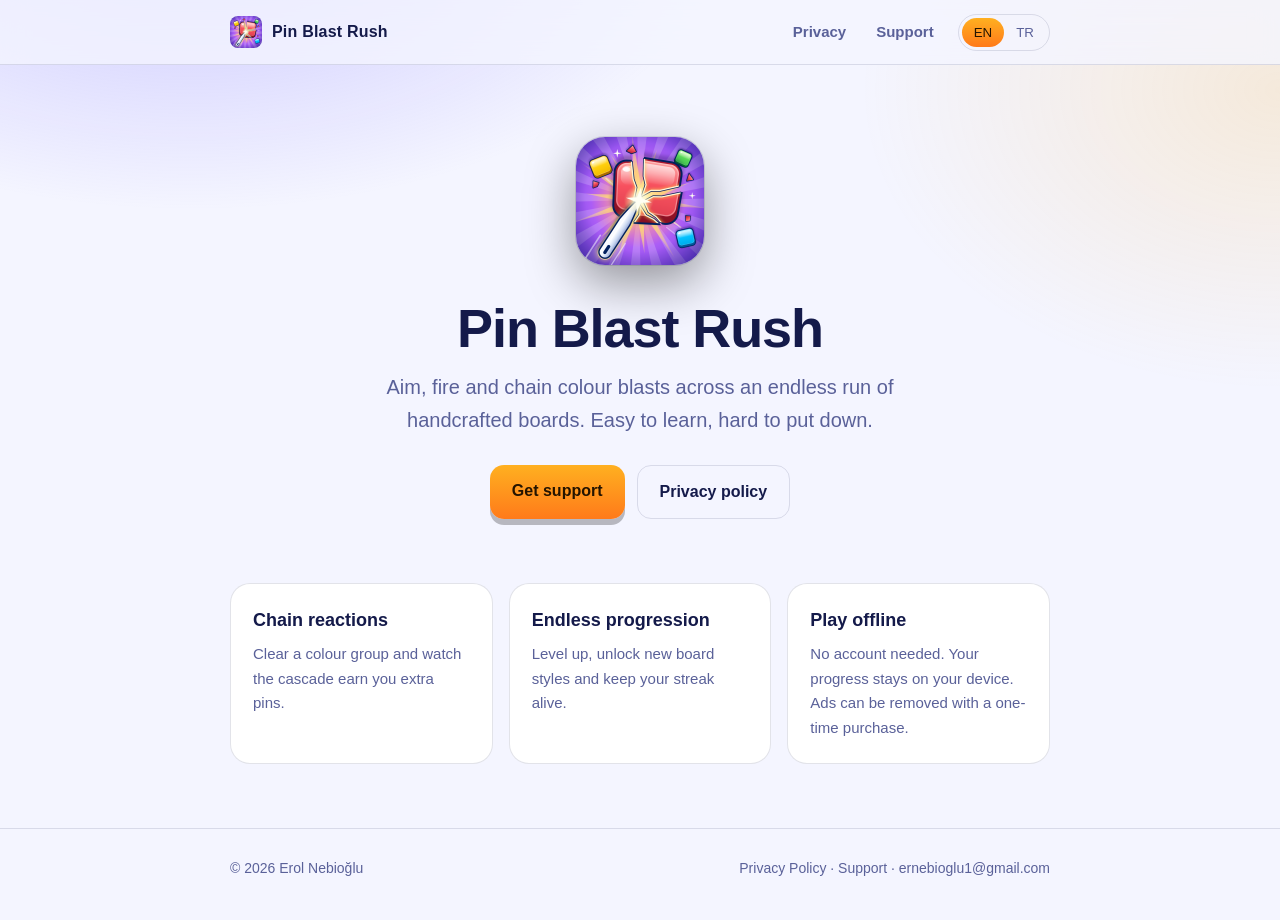
<file: index.html>
<!doctype html>
<html lang="en">
<head>
<meta charset="utf-8">
<meta name="viewport" content="width=device-width,initial-scale=1">
<title id="doc-title" data-en="Pin Blast Rush" data-tr="Pin Blast Rush">Pin Blast Rush</title>
<meta name="color-scheme" content="dark light">
<link rel="icon" href="assets/favicon.png">
<link rel="stylesheet" href="assets/style.css">
<script src="assets/site.js"></script>
</head>
<body>
<header class="site"><div class="wrap">
  <a class="brand" href="./"><img src="assets/favicon.png" alt=""><span>Pin Blast Rush</span></a>
  <nav>
    <a class="link" href="privacy.html"><span data-l="en">Privacy</span><span data-l="tr">Gizlilik</span></a>
    <a class="link" href="support.html"><span data-l="en">Support</span><span data-l="tr">Destek</span></a>
    <div class="lang" role="group" aria-label="Language">
      <button data-set="en" aria-pressed="true">EN</button><button data-set="tr" aria-pressed="false">TR</button>
    </div>
  </nav>
</div></header>

<main class="wrap">
  <section class="hero">
    <img class="icon" src="assets/icon.png" alt="Pin Blast Rush app icon">
    <h1>Pin Blast Rush</h1>
    <p class="lead" data-l="en">Aim, fire and chain colour blasts across an endless run of handcrafted boards. Easy to learn, hard to put down.</p>
    <p class="lead" data-l="tr">Nişan al, ateşle ve renkli patlamaları zincirle. Elle tasarlanmış sonsuz tahta akışında öğrenmesi kolay, bırakması zor.</p>
    <div class="cta">
      <a class="btn" href="support.html"><span data-l="en">Get support</span><span data-l="tr">Destek al</span></a>
      <a class="btn ghost" href="privacy.html"><span data-l="en">Privacy policy</span><span data-l="tr">Gizlilik politikası</span></a>
    </div>
  </section>
  <section class="grid">
    <div class="card"><h3 data-l="en">Chain reactions</h3><h3 data-l="tr">Zincirleme patlamalar</h3>
      <p data-l="en">Clear a colour group and watch the cascade earn you extra pins.</p><p data-l="tr">Bir renk grubunu temizle, kaskadın sana ekstra iğne kazandırmasını izle.</p></div>
    <div class="card"><h3 data-l="en">Endless progression</h3><h3 data-l="tr">Sonsuz ilerleme</h3>
      <p data-l="en">Level up, unlock new board styles and keep your streak alive.</p><p data-l="tr">Seviye atla, yeni tahta tiplerini aç ve serini sürdür.</p></div>
    <div class="card"><h3 data-l="en">Play offline</h3><h3 data-l="tr">Çevrimdışı oyna</h3>
      <p data-l="en">No account needed. Your progress stays on your device. Ads can be removed with a one-time purchase.</p><p data-l="tr">Hesap gerekmez. İlerlemen cihazında kalır. Reklamlar tek seferlik satın alımla kaldırılabilir.</p></div>
  </section>
</main>
<footer class="site"><div class="wrap">
  <span>© 2026 Erol Nebioğlu</span>
  <span><a href="privacy.html"><span data-l="en">Privacy Policy</span><span data-l="tr">Gizlilik Politikası</span></a> · <a href="support.html"><span data-l="en">Support</span><span data-l="tr">Destek</span></a> · <a href="mailto:ernebioglu1@gmail.com">ernebioglu1@gmail.com</a></span>
</div></footer>
</body></html>
</file>
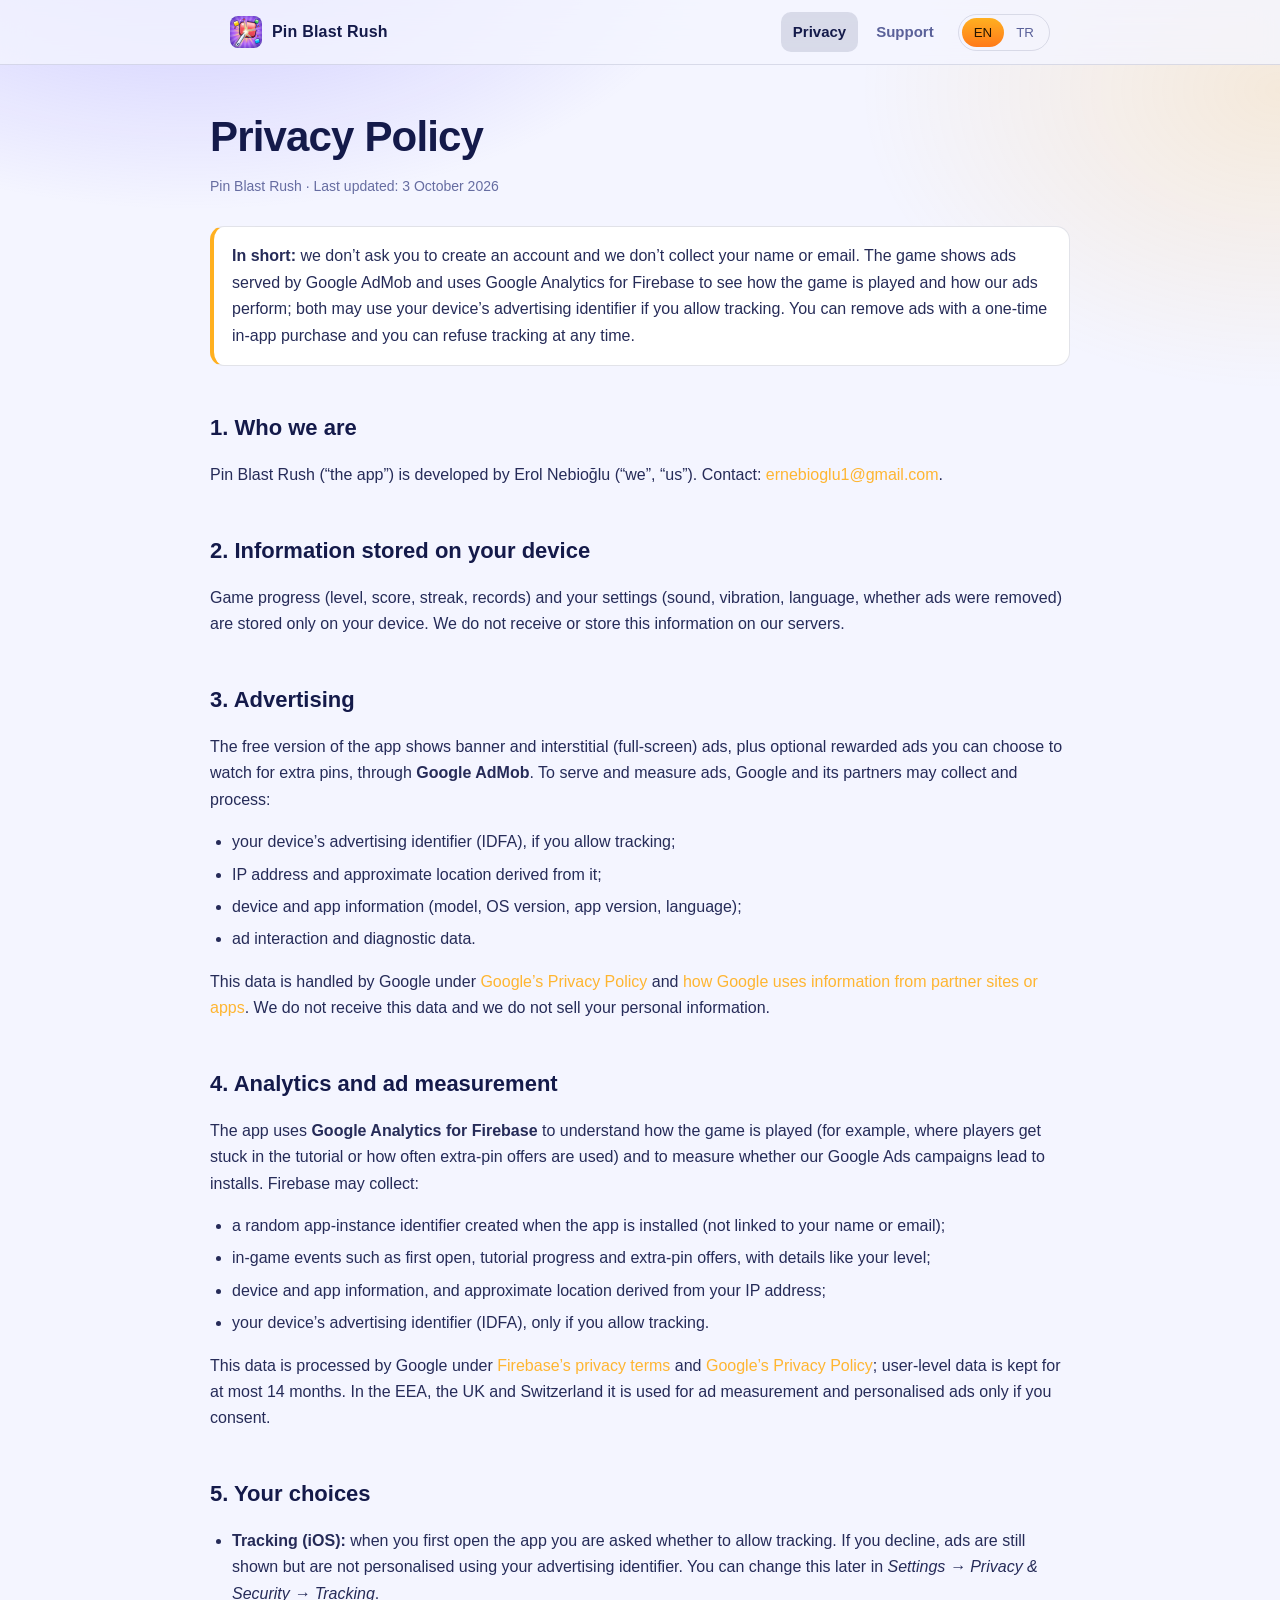
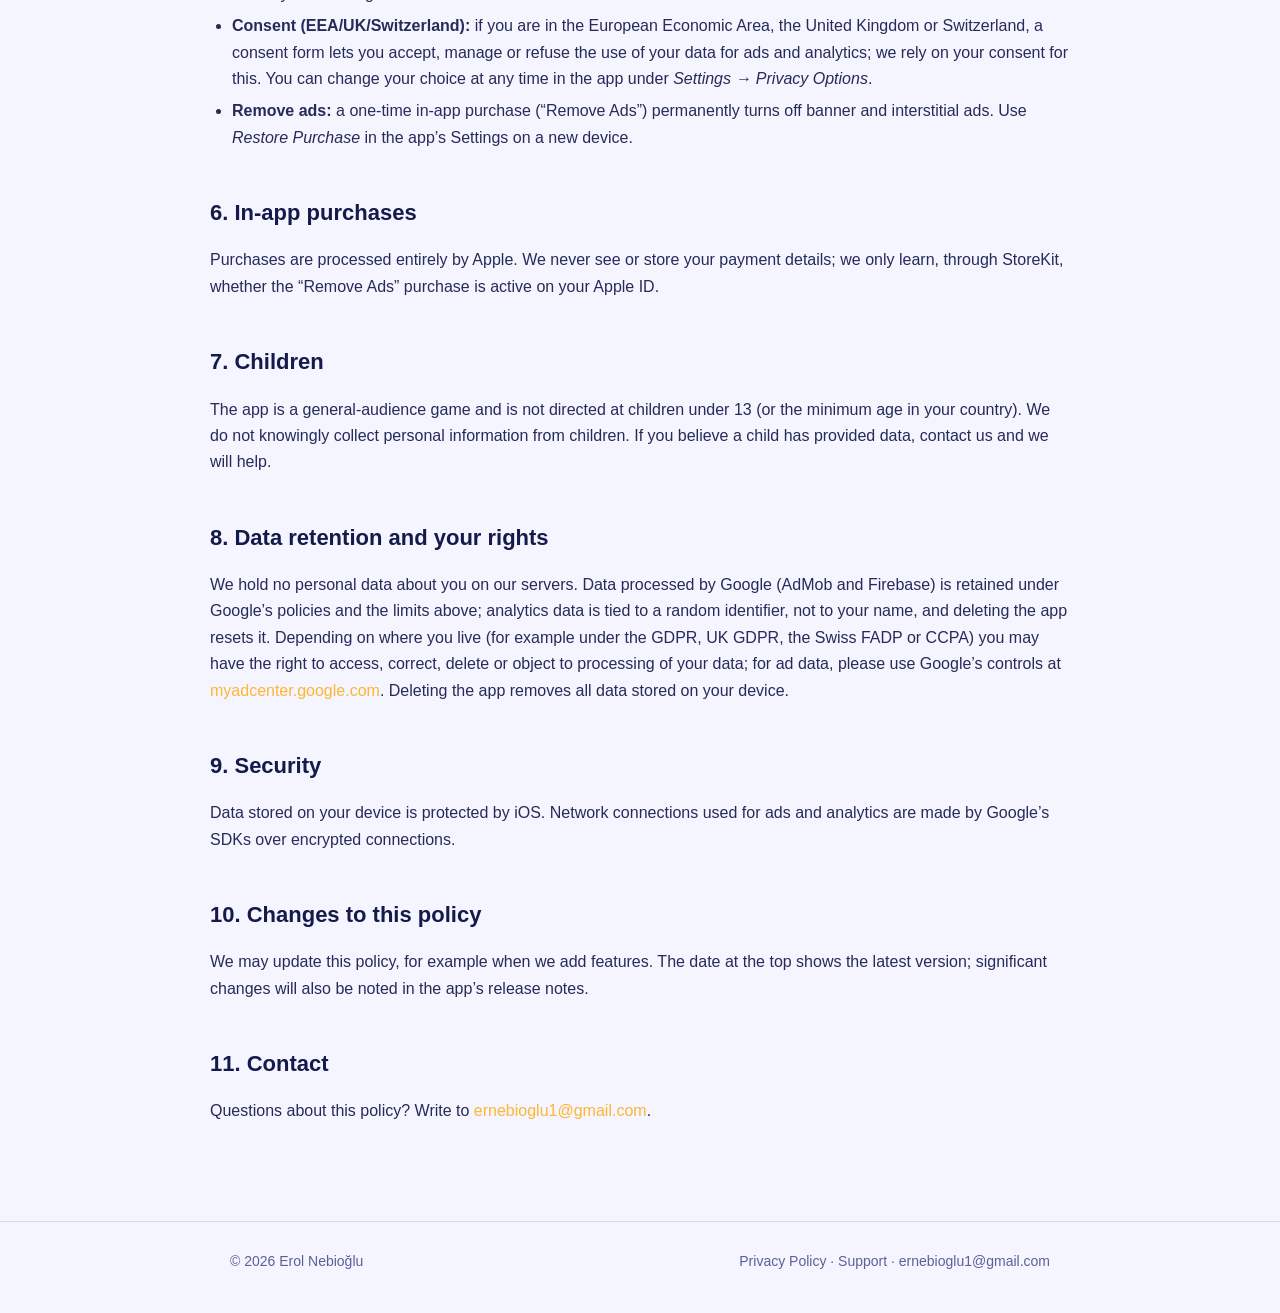
<file: privacy.html>
<!doctype html>
<html lang="en">
<head>
<meta charset="utf-8">
<meta name="viewport" content="width=device-width,initial-scale=1">
<title id="doc-title" data-en="Privacy Policy – Pin Blast Rush" data-tr="Gizlilik Politikası – Pin Blast Rush">Privacy Policy – Pin Blast Rush</title>
<meta name="color-scheme" content="dark light">
<link rel="icon" href="assets/favicon.png">
<link rel="stylesheet" href="assets/style.css">
<script src="assets/site.js"></script>
</head>
<body>
<header class="site"><div class="wrap">
  <a class="brand" href="./"><img src="assets/favicon.png" alt=""><span>Pin Blast Rush</span></a>
  <nav>
    <a class="link on" href="privacy.html"><span data-l="en">Privacy</span><span data-l="tr">Gizlilik</span></a>
    <a class="link" href="support.html"><span data-l="en">Support</span><span data-l="tr">Destek</span></a>
    <div class="lang" role="group" aria-label="Language">
      <button data-set="en" aria-pressed="true">EN</button><button data-set="tr" aria-pressed="false">TR</button>
    </div>
  </nav>
</div></header>

<main class="wrap doc">
<article>
<h1 data-l="en">Privacy Policy</h1><h1 data-l="tr">Gizlilik Politikası</h1>
<p class="meta" data-l="en">Pin Blast Rush · Last updated: 3 October 2026</p>
<p class="meta" data-l="tr">Pin Blast Rush · Son güncelleme: 3 Ekim 2026</p>

<!-- EN -->
<div data-l="en">
<div class="note"><p><strong>In short:</strong> we don’t ask you to create an account and we don’t collect your name or email. The game shows ads served by Google AdMob and uses Google Analytics for Firebase to see how the game is played and how our ads perform; both may use your device’s advertising identifier if you allow tracking. You can remove ads with a one-time in-app purchase and you can refuse tracking at any time.</p></div>

<h2>1. Who we are</h2>
<p>Pin Blast Rush (“the app”) is developed by Erol Nebioğlu (“we”, “us”). Contact: <a href="mailto:ernebioglu1@gmail.com">ernebioglu1@gmail.com</a>.</p>

<h2>2. Information stored on your device</h2>
<p>Game progress (level, score, streak, records) and your settings (sound, vibration, language, whether ads were removed) are stored only on your device. We do not receive or store this information on our servers.</p>

<h2>3. Advertising</h2>
<p>The free version of the app shows banner and interstitial (full-screen) ads, plus optional rewarded ads you can choose to watch for extra pins, through <strong>Google AdMob</strong>. To serve and measure ads, Google and its partners may collect and process:</p>
<ul>
<li>your device’s advertising identifier (IDFA), if you allow tracking;</li>
<li>IP address and approximate location derived from it;</li>
<li>device and app information (model, OS version, app version, language);</li>
<li>ad interaction and diagnostic data.</li>
</ul>
<p>This data is handled by Google under <a href="https://policies.google.com/privacy" rel="noopener">Google’s Privacy Policy</a> and <a href="https://policies.google.com/technologies/partner-sites" rel="noopener">how Google uses information from partner sites or apps</a>. We do not receive this data and we do not sell your personal information.</p>

<h2>4. Analytics and ad measurement</h2>
<p>The app uses <strong>Google Analytics for Firebase</strong> to understand how the game is played (for example, where players get stuck in the tutorial or how often extra-pin offers are used) and to measure whether our Google Ads campaigns lead to installs. Firebase may collect:</p>
<ul>
<li>a random app-instance identifier created when the app is installed (not linked to your name or email);</li>
<li>in-game events such as first open, tutorial progress and extra-pin offers, with details like your level;</li>
<li>device and app information, and approximate location derived from your IP address;</li>
<li>your device’s advertising identifier (IDFA), only if you allow tracking.</li>
</ul>
<p>This data is processed by Google under <a href="https://firebase.google.com/support/privacy" rel="noopener">Firebase’s privacy terms</a> and <a href="https://policies.google.com/privacy" rel="noopener">Google’s Privacy Policy</a>; user-level data is kept for at most 14 months. In the EEA, the UK and Switzerland it is used for ad measurement and personalised ads only if you consent.</p>

<h2>5. Your choices</h2>
<ul>
<li><strong>Tracking (iOS):</strong> when you first open the app you are asked whether to allow tracking. If you decline, ads are still shown but are not personalised using your advertising identifier. You can change this later in <em>Settings → Privacy &amp; Security → Tracking</em>.</li>
<li><strong>Consent (EEA/UK/Switzerland):</strong> if you are in the European Economic Area, the United Kingdom or Switzerland, a consent form lets you accept, manage or refuse the use of your data for ads and analytics; we rely on your consent for this. You can change your choice at any time in the app under <em>Settings → Privacy Options</em>.</li>
<li><strong>Remove ads:</strong> a one-time in-app purchase (“Remove Ads”) permanently turns off banner and interstitial ads. Use <em>Restore Purchase</em> in the app’s Settings on a new device.</li>
</ul>

<h2>6. In-app purchases</h2>
<p>Purchases are processed entirely by Apple. We never see or store your payment details; we only learn, through StoreKit, whether the “Remove Ads” purchase is active on your Apple ID.</p>

<h2>7. Children</h2>
<p>The app is a general-audience game and is not directed at children under 13 (or the minimum age in your country). We do not knowingly collect personal information from children. If you believe a child has provided data, contact us and we will help.</p>

<h2>8. Data retention and your rights</h2>
<p>We hold no personal data about you on our servers. Data processed by Google (AdMob and Firebase) is retained under Google’s policies and the limits above; analytics data is tied to a random identifier, not to your name, and deleting the app resets it. Depending on where you live (for example under the GDPR, UK GDPR, the Swiss FADP or CCPA) you may have the right to access, correct, delete or object to processing of your data; for ad data, please use Google’s controls at <a href="https://myadcenter.google.com" rel="noopener">myadcenter.google.com</a>. Deleting the app removes all data stored on your device.</p>

<h2>9. Security</h2>
<p>Data stored on your device is protected by iOS. Network connections used for ads and analytics are made by Google’s SDKs over encrypted connections.</p>

<h2>10. Changes to this policy</h2>
<p>We may update this policy, for example when we add features. The date at the top shows the latest version; significant changes will also be noted in the app’s release notes.</p>

<h2>11. Contact</h2>
<p>Questions about this policy? Write to <a href="mailto:ernebioglu1@gmail.com">ernebioglu1@gmail.com</a>.</p>
</div>

<!-- TR -->
<div data-l="tr">
<div class="note"><p><strong>Özetle:</strong> hesap oluşturmanı istemiyoruz, adını veya e-postanı toplamıyoruz. Oyunda Google AdMob tarafından sunulan reklamlar gösterilir; oyunun nasıl oynandığını ve reklamlarımızın nasıl performans gösterdiğini görmek için Google Analytics for Firebase kullanılır. İzlemeye izin verirsen ikisi de cihazının reklam kimliğini kullanabilir. Reklamları tek seferlik satın alımla kaldırabilir, izlemeyi istediğin an reddedebilirsin.</p></div>

<h2>1. Biz kimiz</h2>
<p>Pin Blast Rush (“uygulama”), Erol Nebioğlu (“biz”) tarafından geliştirilmektedir. İletişim: <a href="mailto:ernebioglu1@gmail.com">ernebioglu1@gmail.com</a>.</p>

<h2>2. Cihazında saklanan bilgiler</h2>
<p>Oyun ilerlemen (seviye, puan, seri, rekorlar) ve ayarların (ses, titreşim, dil, reklamların kaldırılıp kaldırılmadığı) yalnızca cihazında saklanır. Bu bilgiler sunucularımıza ulaşmaz ve orada saklanmaz.</p>

<h2>3. Reklamlar</h2>
<p>Uygulamanın ücretsiz sürümünde <strong>Google AdMob</strong> üzerinden banner ve geçiş (tam ekran) reklamları ile ek iğne için isteğe bağlı olarak izleyebileceğin ödüllü reklamlar gösterilir. Reklamları sunmak ve ölçmek için Google ve iş ortakları şunları toplayıp işleyebilir:</p>
<ul>
<li>izlemeye izin verirsen cihazının reklam kimliği (IDFA);</li>
<li>IP adresi ve buradan türetilen yaklaşık konum;</li>
<li>cihaz ve uygulama bilgileri (model, iOS sürümü, uygulama sürümü, dil);</li>
<li>reklam etkileşimi ve tanılama verileri.</li>
</ul>
<p>Bu veriler <a href="https://policies.google.com/privacy?hl=tr" rel="noopener">Google Gizlilik Politikası</a> ve <a href="https://policies.google.com/technologies/partner-sites?hl=tr" rel="noopener">Google’ın iş ortağı site ve uygulamalardan gelen bilgileri kullanımı</a> kapsamında Google tarafından yönetilir. Bu verileri biz almayız ve kişisel bilgilerini satmayız.</p>

<h2>4. Analiz ve reklam ölçümü</h2>
<p>Uygulama, oyunun nasıl oynandığını anlamak (ör. oyuncuların öğreticide nerede takıldığı ya da ek iğne tekliflerinin ne sıklıkla kullanıldığı) ve Google Ads kampanyalarımızın kurulum getirip getirmediğini ölçmek için <strong>Google Analytics for Firebase</strong> kullanır. Firebase şunları toplayabilir:</p>
<ul>
<li>uygulama yüklendiğinde oluşturulan rastgele bir uygulama kimliği (adınla veya e-postanla bağlantılı değildir);</li>
<li>ilk açılış, öğretici ilerlemesi ve ek iğne teklifleri gibi oyun içi olaylar ile seviyen gibi ayrıntılar;</li>
<li>cihaz ve uygulama bilgileri ile IP adresinden türetilen yaklaşık konum;</li>
<li>yalnızca izlemeye izin verirsen cihazının reklam kimliği (IDFA).</li>
</ul>
<p>Bu veriler <a href="https://firebase.google.com/support/privacy" rel="noopener">Firebase gizlilik koşulları</a> ve <a href="https://policies.google.com/privacy?hl=tr" rel="noopener">Google Gizlilik Politikası</a> kapsamında Google tarafından işlenir; kullanıcı düzeyindeki veriler en fazla 14 ay saklanır. AEA, Birleşik Krallık ve İsviçre’de bu veriler reklam ölçümü ve kişiselleştirilmiş reklamlar için yalnızca onay verirsen kullanılır.</p>

<h2>5. Seçeneklerin</h2>
<ul>
<li><strong>İzleme (iOS):</strong> uygulamayı ilk açtığında izlemeye izin verip vermediğin sorulur. Reddedersen reklamlar yine gösterilir ama reklam kimliğinle kişiselleştirilmez. Bunu sonradan <em>Ayarlar → Gizlilik ve Güvenlik → İzleme</em> bölümünden değiştirebilirsin.</li>
<li><strong>Onay (AEA/BK/İsviçre):</strong> Avrupa Ekonomik Alanı, Birleşik Krallık veya İsviçre’de bulunuyorsan, verilerinin reklamlar ve analiz için kullanımını kabul etmeni, yönetmeni veya reddetmeni sağlayan bir onay formu gösterilir; bu işleme için onayına dayanırız. Seçimini istediğin zaman uygulamada <em>Ayarlar → Gizlilik Seçenekleri</em> bölümünden değiştirebilirsin.</li>
<li><strong>Reklamları kaldır:</strong> tek seferlik uygulama içi satın alım (“Reklamları Kaldır”) banner ve geçiş reklamlarını kalıcı olarak kapatır. Yeni bir cihazda uygulamanın Ayarlar bölümünden <em>Satın Alımı Geri Yükle</em>’yi kullan.</li>
</ul>

<h2>6. Uygulama içi satın alımlar</h2>
<p>Satın alımlar tamamen Apple tarafından işlenir. Ödeme bilgilerini görmeyiz ve saklamayız; yalnızca StoreKit üzerinden Apple Kimliğinde “Reklamları Kaldır” satın alımının etkin olup olmadığını öğreniriz.</p>

<h2>7. Çocuklar</h2>
<p>Uygulama genel kitleye yönelik bir oyundur; 13 yaşından küçük çocuklara (veya ülkende geçerli asgari yaşın altındakilere) yönelik değildir. Çocuklardan bilerek kişisel bilgi toplamayız. Bir çocuğun veri sağladığını düşünüyorsan bize yaz, yardımcı olalım.</p>

<h2>8. Saklama süresi ve hakların</h2>
<p>Sunucularımızda hakkında kişisel veri tutmuyoruz. Google tarafından işlenen veriler (AdMob ve Firebase) Google’ın politikalarına ve yukarıdaki sınırlara göre saklanır; analiz verileri adına değil rastgele bir kimliğe bağlıdır ve uygulamayı silmek bu kimliği sıfırlar. Yaşadığın yere göre (ör. KVKK, GDPR, UK GDPR, İsviçre FADP, CCPA) verilerine erişme, düzeltme, silme veya işlenmesine itiraz etme hakların olabilir; reklam verileri için <a href="https://myadcenter.google.com" rel="noopener">myadcenter.google.com</a> üzerindeki Google denetimlerini kullanabilirsin. Uygulamayı silmek cihazında saklanan tüm verileri kaldırır.</p>

<h2>9. Güvenlik</h2>
<p>Cihazında saklanan veriler iOS tarafından korunur. Reklamlar ve analiz için kullanılan ağ bağlantıları Google’ın SDK’ları tarafından şifreli olarak kurulur.</p>

<h2>10. Bu politikadaki değişiklikler</h2>
<p>Bu politikayı, örneğin yeni özellikler eklediğimizde güncelleyebiliriz. Üstteki tarih en son sürümü gösterir; önemli değişiklikler uygulamanın sürüm notlarında da belirtilir.</p>

<h2>11. İletişim</h2>
<p>Bu politikayla ilgili sorularını <a href="mailto:ernebioglu1@gmail.com">ernebioglu1@gmail.com</a> adresine yazabilirsin.</p>
</div>
</article>
</main>
<footer class="site"><div class="wrap">
  <span>© 2026 Erol Nebioğlu</span>
  <span><a href="privacy.html"><span data-l="en">Privacy Policy</span><span data-l="tr">Gizlilik Politikası</span></a> · <a href="support.html"><span data-l="en">Support</span><span data-l="tr">Destek</span></a> · <a href="mailto:ernebioglu1@gmail.com">ernebioglu1@gmail.com</a></span>
</div></footer>
</body></html>
</file>
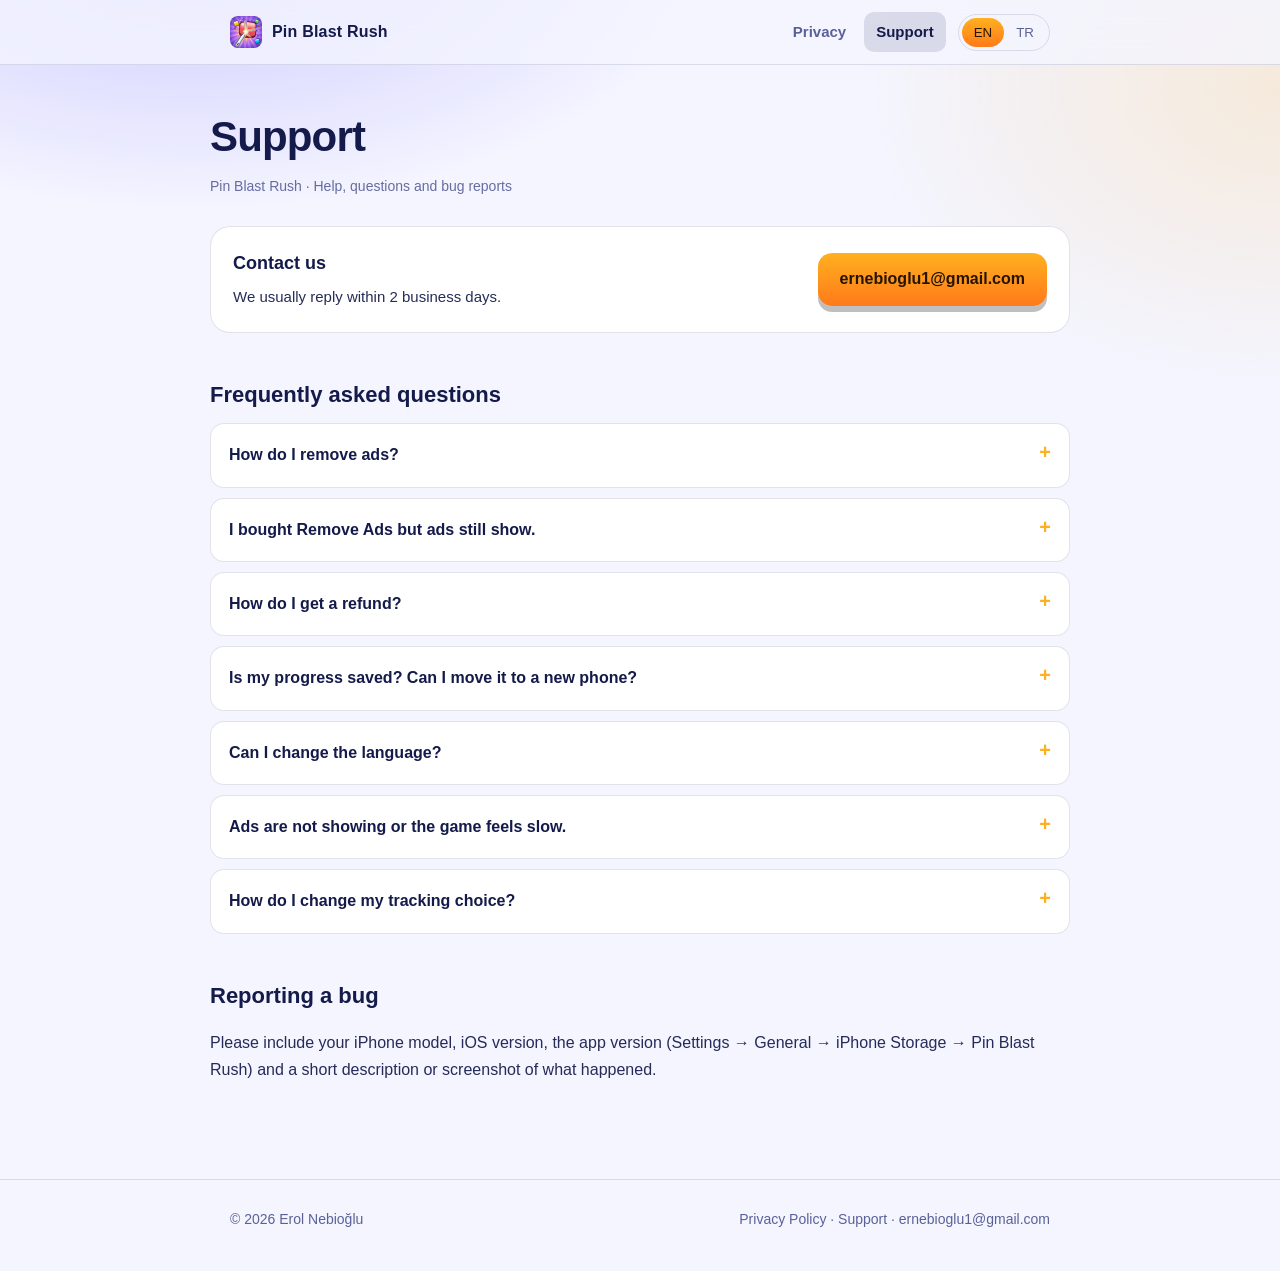
<file: support.html>
<!doctype html>
<html lang="en">
<head>
<meta charset="utf-8">
<meta name="viewport" content="width=device-width,initial-scale=1">
<title id="doc-title" data-en="Support – Pin Blast Rush" data-tr="Destek – Pin Blast Rush">Support – Pin Blast Rush</title>
<meta name="color-scheme" content="dark light">
<link rel="icon" href="assets/favicon.png">
<link rel="stylesheet" href="assets/style.css">
<script src="assets/site.js"></script>
</head>
<body>
<header class="site"><div class="wrap">
  <a class="brand" href="./"><img src="assets/favicon.png" alt=""><span>Pin Blast Rush</span></a>
  <nav>
    <a class="link" href="privacy.html"><span data-l="en">Privacy</span><span data-l="tr">Gizlilik</span></a>
    <a class="link on" href="support.html"><span data-l="en">Support</span><span data-l="tr">Destek</span></a>
    <div class="lang" role="group" aria-label="Language">
      <button data-set="en" aria-pressed="true">EN</button><button data-set="tr" aria-pressed="false">TR</button>
    </div>
  </nav>
</div></header>

<main class="wrap doc">
<h1 data-l="en">Support</h1><h1 data-l="tr">Destek</h1>
<p class="meta" data-l="en">Pin Blast Rush · Help, questions and bug reports</p>
<p class="meta" data-l="tr">Pin Blast Rush · Yardım, sorular ve hata bildirimi</p>

<div class="card contact">
  <div>
    <h3 data-l="en">Contact us</h3><h3 data-l="tr">Bize ulaş</h3>
    <p data-l="en">We usually reply within 2 business days.</p><p data-l="tr">Genellikle 2 iş günü içinde yanıt veriyoruz.</p>
  </div>
  <a class="btn" style="margin-left:auto" href="mailto:ernebioglu1@gmail.com?subject=Pin%20Blast%20Rush%20Support">ernebioglu1@gmail.com</a>
</div>

<h2 data-l="en">Frequently asked questions</h2><h2 data-l="tr">Sık sorulan sorular</h2>
<details data-l="en"><summary>How do I remove ads?</summary><p>Open <strong>Settings</strong> in the app and tap <strong>Remove Ads</strong>. It’s a one-time purchase that turns off banner and full-screen ads permanently.</p></details>
<details data-l="tr"><summary>Reklamları nasıl kaldırırım?</summary><p>Uygulamada <strong>Settings/Ayarlar</strong> bölümünü aç ve <strong>Reklamları Kaldır</strong>’a dokun. Banner ve tam ekran reklamları kalıcı olarak kapatan tek seferlik bir satın alımdır.</p></details>
<details data-l="en"><summary>I bought Remove Ads but ads still show.</summary><p>Open Settings and tap <strong>Restore Purchase</strong> while signed in with the Apple ID you used to buy. Make sure you’re online. If it still doesn’t work, email us with your order number.</p></details>
<details data-l="tr"><summary>Reklamları kaldırdım ama reklamlar hâlâ çıkıyor.</summary><p>Satın alırken kullandığın Apple Kimliğiyle giriş yaptığından emin olup Ayarlar’da <strong>Satın Alımı Geri Yükle</strong>’ye dokun. Çevrimiçi olduğundan emin ol. Yine olmazsa sipariş numaranla bize yaz.</p></details>
<details data-l="en"><summary>How do I get a refund?</summary><p>Refunds for in-app purchases are handled by Apple. Visit <a href='https://reportaproblem.apple.com' rel='noopener'>reportaproblem.apple.com</a> and choose the purchase.</p></details>
<details data-l="tr"><summary>İade nasıl alırım?</summary><p>Uygulama içi satın alımların iadesini Apple yönetir. <a href='https://reportaproblem.apple.com' rel='noopener'>reportaproblem.apple.com</a> adresine gidip ilgili satın alımı seç.</p></details>
<details data-l="en"><summary>Is my progress saved? Can I move it to a new phone?</summary><p>Progress is stored on your device and is included in your iCloud/iTunes device backup, so restoring a backup on a new phone brings it back. There is no account or cloud save yet.</p></details>
<details data-l="tr"><summary>İlerlemem kaydediliyor mu? Yeni telefona taşıyabilir miyim?</summary><p>İlerleme cihazında saklanır ve iCloud/iTunes cihaz yedeğine dahildir; yeni telefonda yedeği geri yüklemek ilerlemeni geri getirir. Henüz hesap veya bulut kaydı yok.</p></details>
<details data-l="en"><summary>Can I change the language?</summary><p>Yes. Go to <strong>Settings → Language</strong> and choose English or Türkçe. The change applies immediately.</p></details>
<details data-l="tr"><summary>Dili değiştirebilir miyim?</summary><p>Evet. <strong>Ayarlar → Dil</strong> bölümünden English veya Türkçe’yi seç. Değişiklik anında uygulanır.</p></details>
<details data-l="en"><summary>Ads are not showing or the game feels slow.</summary><p>Ads need an internet connection. If they don’t load, the game simply continues without them. For performance issues, please email us your iPhone model and iOS version.</p></details>
<details data-l="tr"><summary>Reklamlar görünmüyor veya oyun yavaş.</summary><p>Reklamlar internet bağlantısı ister; yüklenmezse oyun onlarsız devam eder. Performans sorunlarında iPhone modelini ve iOS sürümünü bize yaz.</p></details>
<details data-l="en"><summary>How do I change my tracking choice?</summary><p>On iPhone go to <strong>Settings → Privacy &amp; Security → Tracking</strong> and toggle Pin Blast Rush. See our <a href='privacy.html'>Privacy Policy</a> for details.</p></details>
<details data-l="tr"><summary>İzleme tercihimi nasıl değiştiririm?</summary><p>iPhone’da <strong>Ayarlar → Gizlilik ve Güvenlik → İzleme</strong> bölümünden Pin Blast Rush’ı aç/kapat. Ayrıntılar için <a href='privacy.html'>Gizlilik Politikası</a>’na bak.</p></details>

<h2 data-l="en">Reporting a bug</h2><h2 data-l="tr">Hata bildirme</h2>
<p data-l="en">Please include your iPhone model, iOS version, the app version (Settings → General → iPhone Storage → Pin Blast Rush) and a short description or screenshot of what happened.</p>
<p data-l="tr">Lütfen iPhone modelini, iOS sürümünü, uygulama sürümünü (Ayarlar → Genel → iPhone Depolama Alanı → Pin Blast Rush) ve olanın kısa bir açıklamasını veya ekran görüntüsünü ekle.</p>
</main>
<footer class="site"><div class="wrap">
  <span>© 2026 Erol Nebioğlu</span>
  <span><a href="privacy.html"><span data-l="en">Privacy Policy</span><span data-l="tr">Gizlilik Politikası</span></a> · <a href="support.html"><span data-l="en">Support</span><span data-l="tr">Destek</span></a> · <a href="mailto:ernebioglu1@gmail.com">ernebioglu1@gmail.com</a></span>
</div></footer>
</body></html>
</file>
<file: assets/style.css>
:root{
  --bg:#0d1236; --bg2:#151b4d; --panel:#141a4a; --line:rgba(255,255,255,.12);
  --text:#f3f4ff; --muted:#aab0e0; --accent:#ffb020; --accent2:#ff7a1a; --brand:#7a6cff;
  --radius:20px;
}
@media (prefers-color-scheme:light){
  :root{--bg:#f4f5ff;--bg2:#e9ebff;--panel:#fff;--line:rgba(20,26,74,.12);--text:#141a4a;--muted:#5a6199;}
}
*{box-sizing:border-box}
html{scroll-behavior:smooth}
body{margin:0;font:16px/1.65 -apple-system,BlinkMacSystemFont,"SF Pro Text","Inter","Segoe UI",Roboto,sans-serif;
  color:var(--text);background:var(--bg);-webkit-font-smoothing:antialiased}
body::before{content:"";position:fixed;inset:0;z-index:-1;
  background:radial-gradient(900px 500px at 15% -10%,rgba(122,108,255,.35),transparent 60%),
             radial-gradient(700px 500px at 100% 10%,rgba(255,176,32,.16),transparent 60%)}
a{color:var(--accent);text-decoration:none}
a:hover{text-decoration:underline}
.wrap{max-width:860px;margin:0 auto;padding:0 20px}
header.site{position:sticky;top:0;z-index:10;backdrop-filter:saturate(1.4) blur(14px);
  background:color-mix(in srgb,var(--bg) 78%,transparent);border-bottom:1px solid var(--line)}
header.site .wrap{display:flex;align-items:center;gap:16px;height:64px}
.brand{display:flex;align-items:center;gap:10px;color:var(--text);font-weight:800;letter-spacing:.2px}
.brand img{width:32px;height:32px;border-radius:8px}
.brand:hover{text-decoration:none}
nav{margin-left:auto;display:flex;align-items:center;gap:6px}
nav a.link{color:var(--muted);padding:8px 12px;border-radius:10px;font-weight:600;font-size:15px}
nav a.link:hover,nav a.link.on{color:var(--text);background:var(--line);text-decoration:none}
.lang{display:inline-flex;border:1px solid var(--line);border-radius:999px;padding:3px;margin-left:6px}
.lang button{border:0;background:transparent;color:var(--muted);font:700 13px/1 inherit;padding:7px 12px;border-radius:999px;cursor:pointer}
.lang button[aria-pressed=true]{background:linear-gradient(180deg,var(--accent),var(--accent2));color:#241400}
.hero{padding:72px 0 40px;text-align:center}
.hero img.icon{width:128px;height:128px;border-radius:29px;box-shadow:0 18px 50px rgba(0,0,0,.4),0 0 0 1px var(--line)}
.hero h1{font-size:clamp(34px,6vw,54px);line-height:1.1;margin:26px 0 12px;letter-spacing:-.02em}
.hero p.lead{font-size:clamp(17px,2.4vw,20px);color:var(--muted);max-width:560px;margin:0 auto 28px}
.btn{display:inline-block;padding:13px 22px;border-radius:14px;font-weight:800;color:#241400;
  background:linear-gradient(180deg,var(--accent),var(--accent2));box-shadow:0 6px 0 rgba(0,0,0,.25)}
.btn:hover{text-decoration:none;filter:brightness(1.05)}
.btn.ghost{background:transparent;color:var(--text);border:1px solid var(--line);box-shadow:none}
.cta{display:flex;gap:12px;justify-content:center;flex-wrap:wrap}
.grid{display:grid;grid-template-columns:repeat(auto-fit,minmax(230px,1fr));gap:16px;margin:24px 0 64px}
.card{background:var(--panel);border:1px solid var(--line);border-radius:var(--radius);padding:22px}
.card h3{margin:0 0 6px;font-size:18px}
.card p{margin:0;color:var(--muted);font-size:15px}
.doc{padding:48px 0 80px}
.doc h1{font-size:clamp(30px,5vw,42px);line-height:1.15;margin:0 0 8px;letter-spacing:-.02em}
.doc .meta{color:var(--muted);font-size:14px;margin-bottom:28px}
.doc h2{font-size:22px;margin:38px 0 8px;padding-top:6px}
.doc p,.doc li{color:var(--text);opacity:.92}
.doc ul{padding-left:22px}
.doc li{margin:6px 0}
.note{background:var(--panel);border:1px solid var(--line);border-left:4px solid var(--accent);
  border-radius:14px;padding:16px 18px;margin:22px 0}
.note p{margin:0}
table{width:100%;border-collapse:collapse;margin:16px 0;background:var(--panel);
  border:1px solid var(--line);border-radius:14px;overflow:hidden;font-size:15px}
th,td{padding:12px 14px;text-align:left;vertical-align:top;border-bottom:1px solid var(--line)}
th{color:var(--muted);font-size:12px;text-transform:uppercase;letter-spacing:.08em}
tr:last-child td{border-bottom:0}
details{background:var(--panel);border:1px solid var(--line);border-radius:14px;padding:4px 18px;margin:10px 0}
summary{cursor:pointer;font-weight:700;padding:14px 0;list-style:none}
summary::-webkit-details-marker{display:none}
summary::after{content:"+";float:right;color:var(--accent);font-size:20px;line-height:1}
details[open] summary::after{content:"–"}
details p{margin:0 0 16px;color:var(--muted)}
.contact{display:flex;gap:16px;align-items:center;flex-wrap:wrap}
footer.site{border-top:1px solid var(--line);padding:28px 0 40px;color:var(--muted);font-size:14px}
footer.site .wrap{display:flex;gap:16px;flex-wrap:wrap;justify-content:space-between}
footer.site a{color:var(--muted)}
[data-l]{display:none}
html[lang=en] [data-l=en],html[lang=tr] [data-l=tr]{display:revert}
html[lang=en] span[data-l=en],html[lang=tr] span[data-l=tr]{display:inline}
@media(max-width:560px){nav a.link{padding:8px 8px;font-size:14px}.brand span{display:none}}
</file>
